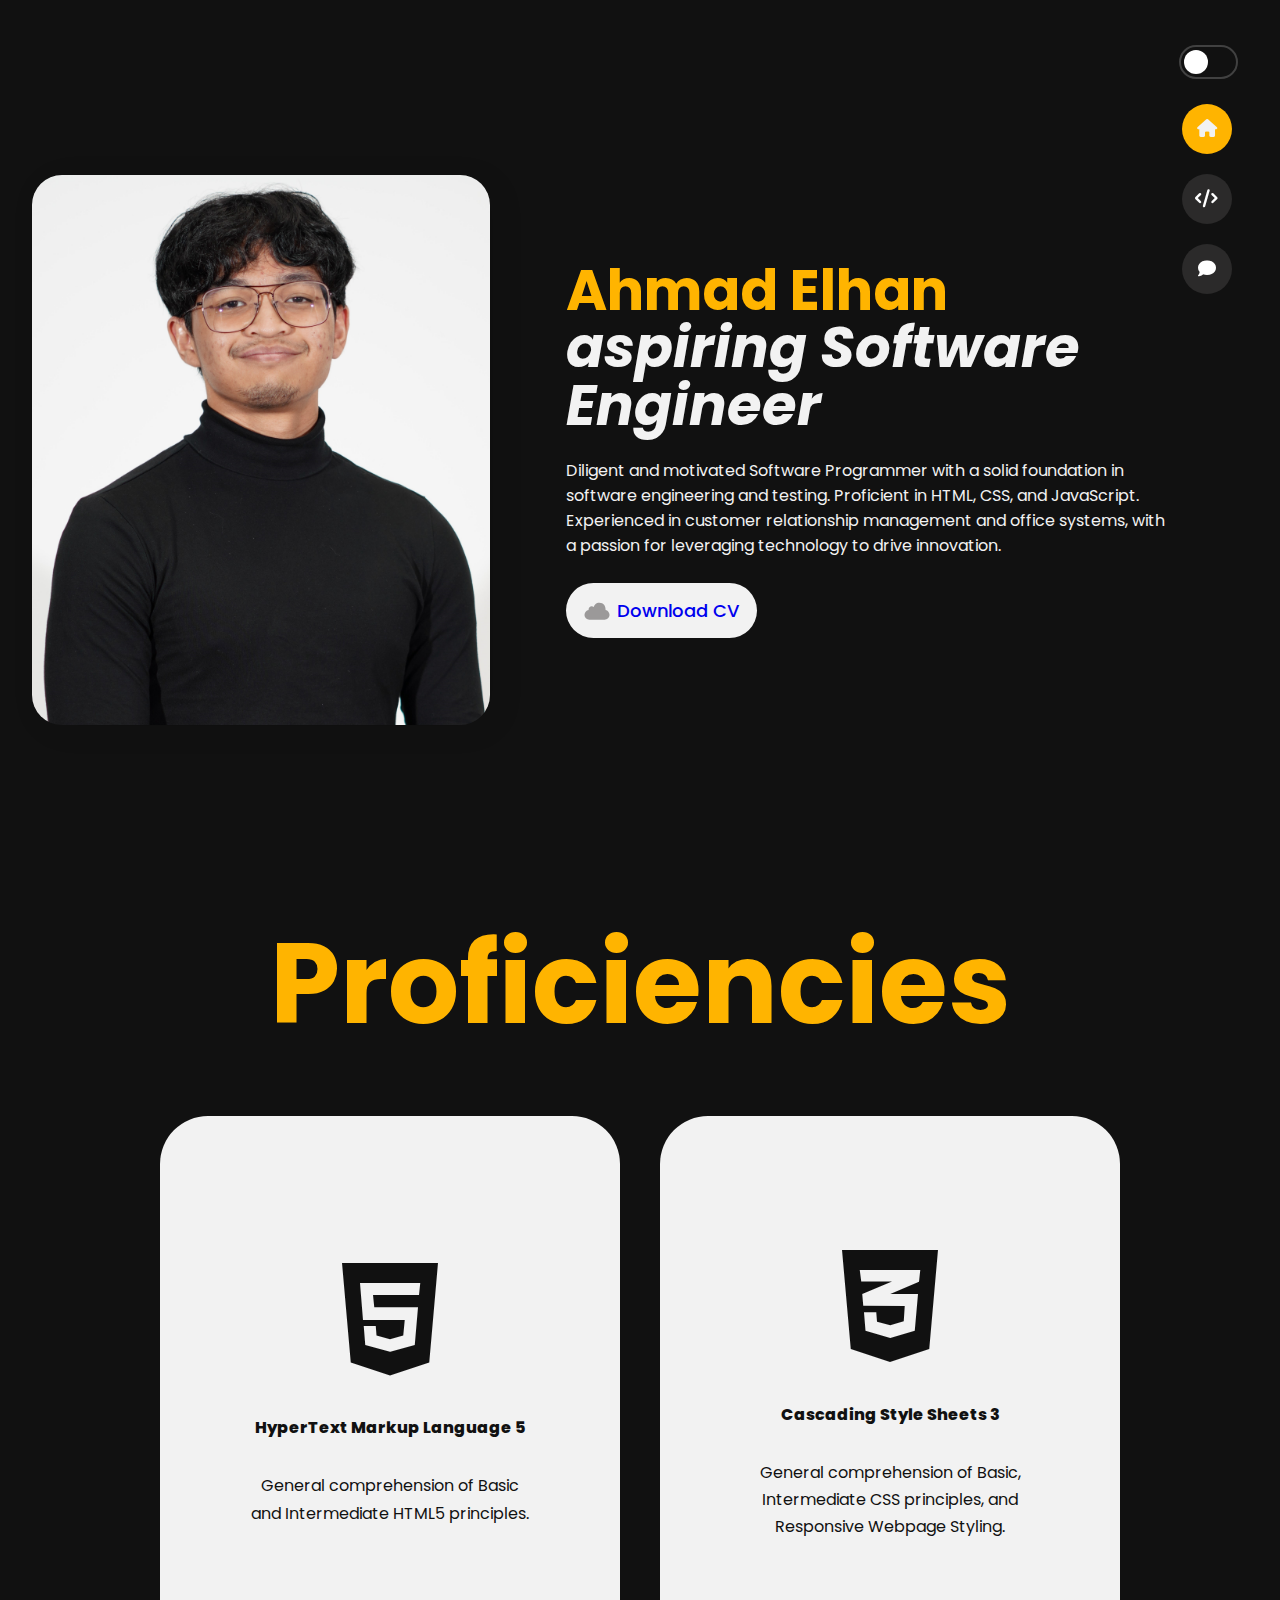
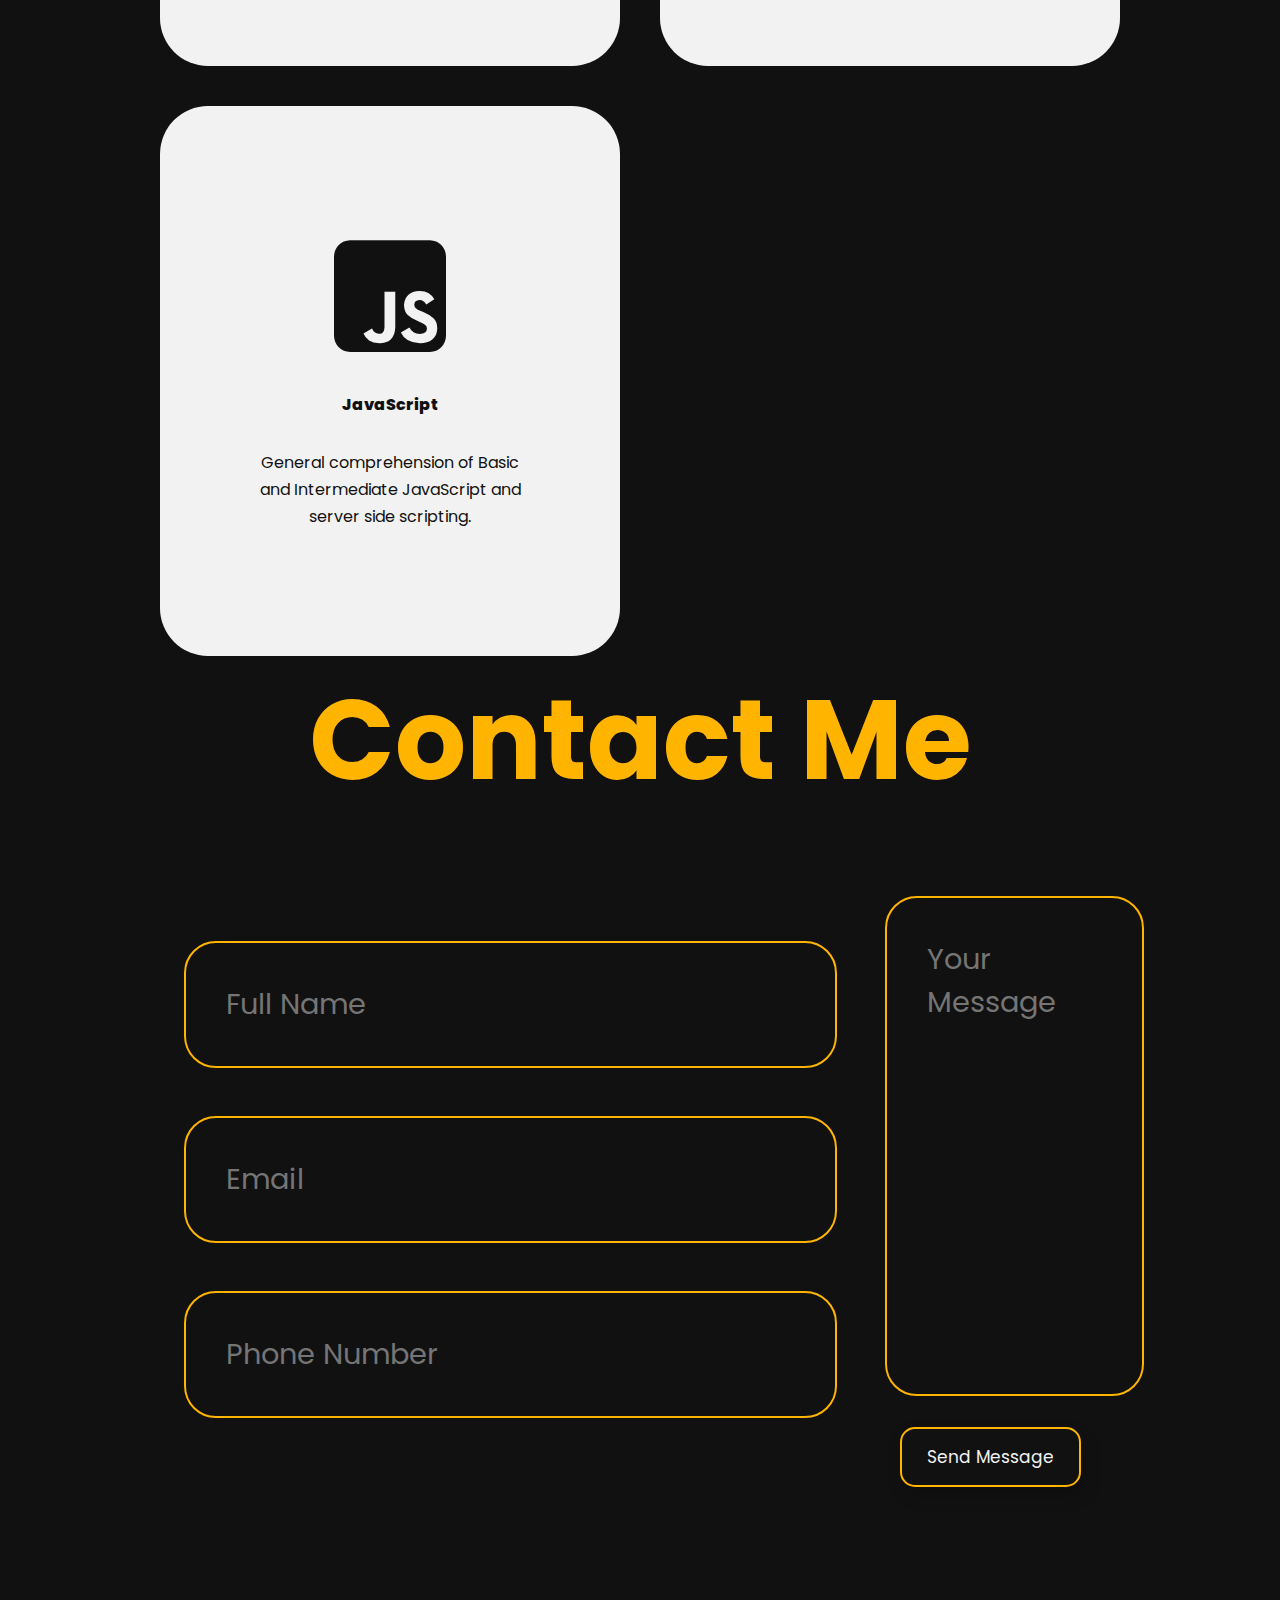
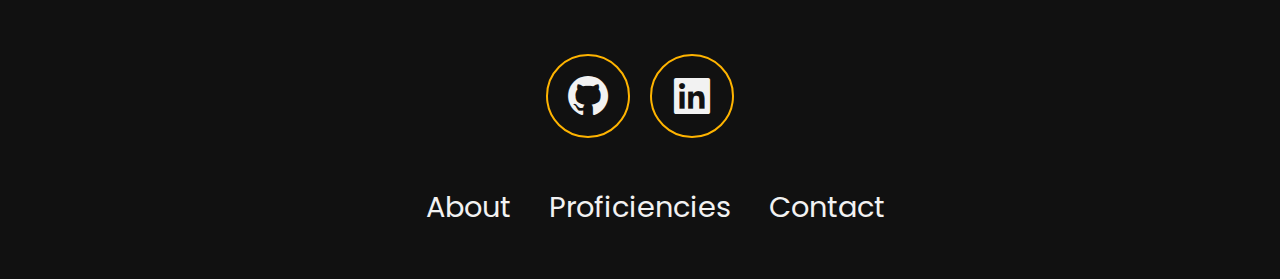
<file: index.html>
<!DOCTYPE html>
<html lang="en">
  <head>
    <meta charset="UTF-8" />
    <meta http-equiv="X-UA Compatible" content="IE=edge" />
    <meta name="viewport" content="width=device-width, initial-scale=1.0" />
    <title>Ahmad Elhan's Portfolio</title>
    <!-- General Stylesheet -->
    <link rel="stylesheet" href="styles.css" />
    <!-- Accessory Stylesheets -->
    <!-- 
    Font-awesome Library
    UI-Verse Library Community Components (in general stylesheet)
    UNPKG Box Icons CDN (External Style Sheet)
     -->
    <link
      rel="stylesheet"
      href="https://cdnjs.cloudflare.com/ajax/libs/font-awesome/6.6.0/css/all.min.css"
    />
    <link
      rel="stylesheet"
      href="https://unpkg.com/boxicons@2.1.4/css/boxicons.min.css"
    />
    <!-- Font Import -->
    <link rel="preconnect" href="https://fonts.googleapis.com" />
    <link rel="preconnect" href="https://fonts.gstatic.com" crossorigin />
    <link
      href="https://fonts.googleapis.com/css2?family=Poppins:ital,wght@0,100;0,200;0,300;0,400;0,500;0,600;0,700;0,800;0,900;1,100;1,200;1,300;1,400;1,500;1,600;1,700;1,800;1,900&display=swap"
      rel="stylesheet"
    />
  </head>
  <body>
    <section id="header-home" class="header-home">
      <div class="hero-header">
        <div class="container">
          <div class="switch-container">
            <label class="switch">
              <input type="checkbox" />
              <span class="slider"></span>
            </label>
          </div>
          
          <div class="navbar">
            <div class="nav">
              <a href="#header-content">
                <i class="fa fa-home active"></i>
              </a>
              <a href="#proficiencies">
                <i class="fa-solid fa-code"></i>              
              </a>
              <a href="#contact">
                <i class="fa fa-comment"></i>
              </a>
            </div>
          </div>

          <div class="header-content" id="header-content">
            
            <div class="profile">
              <img src="myself.JPG" alt="Profile Image" />
            </div>
            <div class="text-content">
              <h1>
                Ahmad Elhan <br /><span style="font-style: italic"
                  >aspiring Software Engineer</span
                >
              </h1>
              <p>
                Diligent and motivated Software Programmer with a solid
                foundation in software engineering and testing. Proficient in
                HTML, CSS, and JavaScript. Experienced in customer relationship
                management and office systems, with a passion for leveraging
                technology to drive innovation.
              </p>
              <br />
              <button class="button-cv">
                <div class="svg-wrapper-1">
                  <div class="svg-wrapper">
                    <svg
                      xmlns="http://www.w3.org/2000/svg"
                      viewBox="0 0 24 24"
                      width="30"
                      height="30"
                      class="icon"
                    >
                      <path
                        d="M22,15.04C22,17.23 20.24,19 18.07,19H5.93C3.76,19 2,17.23 2,15.04C2,13.07 3.43,11.44 5.31,11.14C5.28,11 5.27,10.86 5.27,10.71C5.27,9.33 6.38,8.2 7.76,8.2C8.37,8.2 8.94,8.43 9.37,8.8C10.14,7.05 11.13,5.44 13.91,5.44C17.28,5.44 18.87,8.06 18.87,10.83C18.87,10.94 18.87,11.06 18.86,11.17C20.65,11.54 22,13.13 22,15.04Z"
                      ></path>
                    </svg>
                  </div>
                </div>
                <a href="Resume Elhan.pdf" download="Resume"><span>Download CV</span></a>
              </button>
            </div>
          </div>
        </div>
      </div>
    </section>

    <section id="proficiencies" class="proficiencies-section">
      <h2 class="heading">Proficiencies</h2>
      <div class="proficiencies-container">
        <div class="proficiency-box">
          <div class="proficiency-info">
            <i class="fa-brands fa-html5"></i>
            <h4>HyperText Markup Language 5</h4>
            <p>
              General comprehension of Basic and Intermediate HTML5 principles.
            </p>
          </div>
        </div>
        <div class="proficiency-box">
          <div class="proficiency-info">
            <i class="fa-brands fa-css3-alt"></i>
            <h4>Cascading Style Sheets 3</h4>
            <p>
              General comprehension of Basic, Intermediate CSS principles,
              and Responsive Webpage Styling.
            </p>
          </div>
        </div>
        <div class="proficiency-box">
          <div class="proficiency-info">
            <i class="fa-brands fa-square-js"></i>
            <h4>JavaScript</h4>
            <p>
              General comprehension of Basic and Intermediate
              JavaScript and server side scripting.
            </p>
          </div>
        </div>
      </div>
    </section>

    <section class="contact-section" id="contact">
      <h2 class="heading">Contact Me</h2>

      <form action="contact-form-handler.php" method="POST" id="contact-form">
        <div class="input-group">
          <div class="input-box">
            <input type="text" name="_honey" style="display: none;">

            <input type="text" placeholder="Full Name" name="Name" required>
            <input type="email" placeholder="Email" name="Email" required>
            <input type="text" placeholder="Phone Number" name="Phone" required>
          </div>
        </div>

        <div class="input-group-2">
          <textarea  placeholder="Your Message" name="Subject" required></textarea>
          <input type="submit" value="Send Message" class="btn"> 
        </div>
      </form>
    </section>

    <footer class="footer">
      <div class="social-icons">
        <a href="https://github.com/ahmadelhan" target="_blank">
          <i class="bx bxl-github"></i>
        </a>
        <a href="https://www.linkedin.com/in/han05/" target="_blank">
          <i class="bx bxl-linkedin-square"></i>
        </a>
      </div>
      <ul class="list">
        <li>
          <a href="#header-content">About </a>
          <a href="#proficiencies">Proficiencies </a>
          <a href="#contact">Contact</a>
        </li>
      </ul>
    </footer>

    <!-- Scripts -->
    <!-- Dark / Light mode -->
    <script defer src="mode.js"></script>
  </body>
</html>
</file>
<file: styles.css>
:root {
  --primary-color: #111;
  --secondary-color: #f2f2f2;
}

.light-theme {
  --primary-color: #d5d5d5;
  --secondary-color: #222;
}

* {
  padding: 0;
  margin: 0;
  box-sizing: border-box;
  text-decoration: none;
  scroll-behavior: smooth;
}

/* Header-home section Start */
.hero-header {
  min-height: 100vh;
  background-color: var(--primary-color);
  font-family: "Poppins", sans-serif;
}

.container {
  width: 95%;
  margin: 0 auto;
}

/* Light / Dark Toggle Start */
.switch-container {
  position: fixed;
  right: 4%;
  top: 5%;
  height: 50px;
  width: 50px;
  line-height: 50px;
  text-align: center;
}

/* From Uiverse.io by gharsh11032000 */
.switch {
  font-size: 17px;
  position: relative;
  display: inline-block;
  width: 3.5em;
  height: 2em;
}

.switch input {
  opacity: 0;
  width: 0;
  height: 0;
}

.slider {
  position: absolute;
  cursor: pointer;
  inset: 0;
  border: 2px solid #414141;
  border-radius: 50px;
  transition: all 0.4s cubic-bezier(0.175, 0.885, 0.32, 1.275);
}

.slider:before {
  position: absolute;
  content: "";
  height: 1.4em;
  width: 1.4em;
  left: 0.2em;
  bottom: 0.2em;
  background-color: white;
  border-radius: inherit;
  transition: all 0.4s cubic-bezier(0.23, 1, 0.32, 1);
}

.switch input:checked + .slider {
  box-shadow: 0 0 20px rgba(9, 117, 241, 0.8);
  border: 2px solid #0974f1;
}

.switch input:checked + .slider:before {
  transform: translateX(1.5em);
}

/* Light / Dark Toggle End */

.header-content {
  display: flex;
  justify-content: space-between;
  align-items: center;
  min-height: 100vh;
}

.header-content .profile {
  height: 550px;
  width: 650px;
  border-radius: 30px;
  overflow: hidden;
  box-shadow: 7px 5px 28px rgba(0, 0, 0, 0.1);
}

.profile img {
  height: 100%;
  width: 100%;
  object-fit: cover;
}

.header-content .text-content {
  padding: 2rem 3.5rem;
  margin: 1.2rem;
  color: var(--secondary-color);
  width: 80%;
}

.header-content .text-content h1 {
  font-size: 3.5rem;
  color: #ffb400;
  position: relative;
  line-height: 3.6rem;
  margin-bottom: 1.5rem;
}

.header-content .text-content h1::before {
  content: "";
  color: #ffb400;
  top: 25%;
  left: -6%;
  height: 5px;
  width: 30px;
  border-radius: 10px;
}

.header-content .text-content h1 span {
  color: var(--secondary-color);
}

.navbar .nav {
  display: flex;
  justify-content: space-between;
  flex-direction: column;
  position: relative;
  padding: 0.8rem;
  position: fixed;
  right: 2%;
  top: 9%;
}

.navbar .nav a {
  position: relative;
  font-size: 18px;
  display: block;
  margin: 10px;
  transition: 0.5s;
  color: var(--secondary-color);
}

.navbar .nav a i {
  height: 50px;
  width: 50px;
  line-height: 50px;
  background-color: #2b2a2a;
  border-radius: 50%;
  text-align: center;
  color: #fff;
  transition: 0.5s;
}

.navbar .nav .active {
  color: var(--secondary-color);
  background-color: #ffb400;
}

.navbar .nav a:hover i {
  background-color: #ffb400;
  color: var(--secondary-color);
}

/* Button Styling Start */
/* From Uiverse.io by Peary74 */
.button-cv {
  font-family: "Poppins", sans-serif;
  font-size: 18px;
  background: var(--secondary-color);
  color: var(--primary-color);
  fill: rgb(155, 153, 153);
  padding: 0.7em 1em;
  padding-left: 0.9em;
  display: flex;
  align-items: center;
  cursor: pointer;
  border: none;
  border-radius: 35px;
  font-weight: 500;
}

.button-cv span {
  display: block;
  margin-left: 0.3em;
  transition: all 0.3s ease-in-out;
}

.button-cv svg {
  display: block;
  transform-origin: center center;
  transition: transform 0.3s ease-in-out;
}

.button-cv:hover {
  background: #ffb400;
}

.button-cv:hover .svg-wrapper {
  transform: scale(1.25);
  transition: 0.5s linear;
}

.button-cv:hover svg {
  transform: translateX(3em) scale(1.1);
  fill: #fff;
}

.button-cv:hover span {
  opacity: 0;
  transition: 0.5s linear;
}

.button-cv:active {
  transform: scale(0.95);
  transition: 0.5s;
}
/* Button Styling End */
/* Header-home section End */

/* Proficiencies Section Start */

.heading {
  text-align: center;
  font-size: 7rem;
  margin: 0;
  font-family: "Poppins", sans-serif;
}

.proficiencies-section {
  min-height: 100vh;
  background-color: var(--primary-color);
  color: var(--secondary-color);
  padding-left: 10rem;
  padding-right: 10rem;
}

.proficiencies-section h2 {
  margin-bottom: 3rem;
  color: #ffb400;
}

.proficiencies-container {
  display: grid;
  grid-template-columns: repeat(auto-fit, minmax(300px, 1fr));
  align-items: center;
  gap: 2.5rem;
}

.proficiency-box {
  font-family: "Poppins", sans-serif;
  display: flex;
  justify-content: center;
  align-items: center;
  background-color: var(--secondary-color);
  height: 550px;
  color: var(--primary-color);
  border-radius: 3rem;
  cursor: pointer;
  border: 5px solid transparent;
  transition: 0.4s ease-in-out;
}

.proficiency-box:hover {
  background-color: #ffb400;
  color: var(--secondary-color);
  border: 5px solid var(--secondary-color);
  transform: scale(1.03);
}

.proficiency-info {
  display: flex;
  flex-direction: column;
  text-align: center;
  justify-content: center;
  align-items: center;
  padding: 5rem;
}
.proficiency-info i {
  font-size: 8rem;
}

.proficiency-info h4 {
  font-weight: 4rem;
  margin: 2rem 0;
  font-weight: 800;
}

.proficiency-info p {
  line-height: 1.7;
}
/* Proficiencies Section Start */

/* Contact Section START */
.contact-section {
  min-height: 100vh;
  font-family: "Poppins", sans-serif;
  background-color: var(--primary-color);
  padding-left: 10rem;
  padding-right: 10rem;
}

.contact-section h2 {
  margin-bottom: 3rem;
  color: #ffb400;
}

.contact-section form {
  display: flex;
  align-items: center;
  justify-content: center;
  gap: 3rem;
  margin-bottom: 3.5rem;
  text-align: center;
}

.contact-section form .input-box input,
.contact-section form textarea {
  font-family: "Poppins", sans-serif;
  width: 100%;
  padding: 2.5rem;
  font-size: 1.8rem;
  color: var(--secondary-color);
  background-color: var(--primary-color);
  border-radius: 2rem;
  border: 2px solid #ffb400;
  margin: 1.5rem;
  resize: none;
}
.contact-section form textarea {
  height: 500px;
}
/* From Uiverse.io by alexroumi */
.btn {
  font-family: "Poppins", sans-serif;
  padding: 15px 25px;
  border: unset;
  border-radius: 15px;
  color: var(--secondary-color);
  z-index: 1;
  background: var(--primary-color);
  position: relative;
  font-size: 17px;
  -webkit-box-shadow: 4px 8px 19px -3px rgba(0, 0, 0, 0.27);
  box-shadow: 4px 8px 19px -3px rgba(0, 0, 0, 0.27);
  transition: all 250ms;
  overflow: hidden;
  border: 2px solid #ffb400;
}

.btn::before {
  content: "";
  position: absolute;
  top: 0;
  left: 0;
  height: 100%;
  width: 0;
  border-radius: 15px;
  background-color: #212121;
  z-index: -1;
  -webkit-box-shadow: 4px 8px 19px -3px rgba(0, 0, 0, 0.27);
  box-shadow: 4px 8px 19px -3px rgba(0, 0, 0, 0.27);
  transition: all 250ms;
}

.btn:hover {
  color: #ffb400;
  font-weight: 1000;
}

.btn:hover::before {
  width: 100%;
}
/* Contact Section END */

.footer {
  background-color: var(--primary-color);
  padding: 50px 0;
}
.social-icons a {
  display: inline-flex;
  justify-content: center;
  align-items: center;
  font-size: 3rem;
  padding: 1rem;
  background: transparent;
  border: 2px solid #ffb400;
  color: var(--secondary-color);
  margin: 3rem 0.5rem;
  transition: 0.3s ease;
  border-radius: 4rem;
}

.social-icons a:hover {
  color: var(--primary-color);
  background-color: #ffb400;
  transform: scale(1.2) translateY(-5px);
  box-shadow: 0 0 25px #ffb400;
}

.footer .social-icons {
  text-align: center;
}

.footer ul {
  font-family: "Poppins", sans-serif;
  text-align: center;
  font-size: 1.8rem;
}

.footer ul li {
  display: inline-block;
}

.footer ul li a {
  color: var(--secondary-color);
  border-bottom: 3px solid transparent;
  transform: 0.3s ease-in-out;
  margin-left: 30px;
}

.footer ul li a:hover {
  border-bottom: 3px solid #ffb400;
}

/* Responsiveness Header-home section START */
/* Breakpoint 1 */
@media (max-width: 1200px) {
  .header-content {
    flex-direction: column;
  }
  .header-content .profile {
    width: 320px;
    height: 320px;
    border-radius: 50%;
    margin-top: 2rem;
  }
  .header-content .profile img {
    width: 100%;
    height: 100%;
  }
  .text-content {
    width: 100%;
    text-align: center;
  }
  .text-content h1::before {
    display: none;
  }
  .navbar {
    background-color: #2b2a2a;
    position: fixed;
    bottom: 0;
    width: 100%;
  }
  .navbar .nav {
    width: 60%;
    flex-direction: column;
    padding: 0.3rem;
    margin: auto;
    right: -49%;
    top: 9%;
  }
  .header-content .text-content .button-cv {
    margin: auto;
  }
  .contact-section form {
    flex-direction: column;
    margin-bottom: 0;
  }
}

@media (max-width: 1070px) {
  .proficiencies-section h2 {
    font-size: 5rem;
  }
  .contact-section h2{
    font-size: 5rem;
  }
}

/* Breakpoint 2 */
@media (max-width: 768px) {
  .header-content {
    flex-direction: column;
  }
  .header-content .profile {
    width: 320px;
    height: 320px;
    border-radius: 50%;
    margin-top: 2rem;
  }
  .header-content .profile img {
    width: 100%;
    height: 100%;
  }
  .text-content {
    width: 100%;
    text-align: center;
  }
  .text-content h1::before {
    display: none;
  }
  .header-content .text-content .button-cv {
    margin: auto;
  }
  .header-content .text-content h1 {
    font-size: 1.5rem;
    line-height: 1.7rem;
  }
  .proficiencies-section h2{
    font-size: 3rem;
  }

  .contact-section h2{
    font-size: 3rem;
  }
}
/* Responsiveness Header-home section END */
</file>
